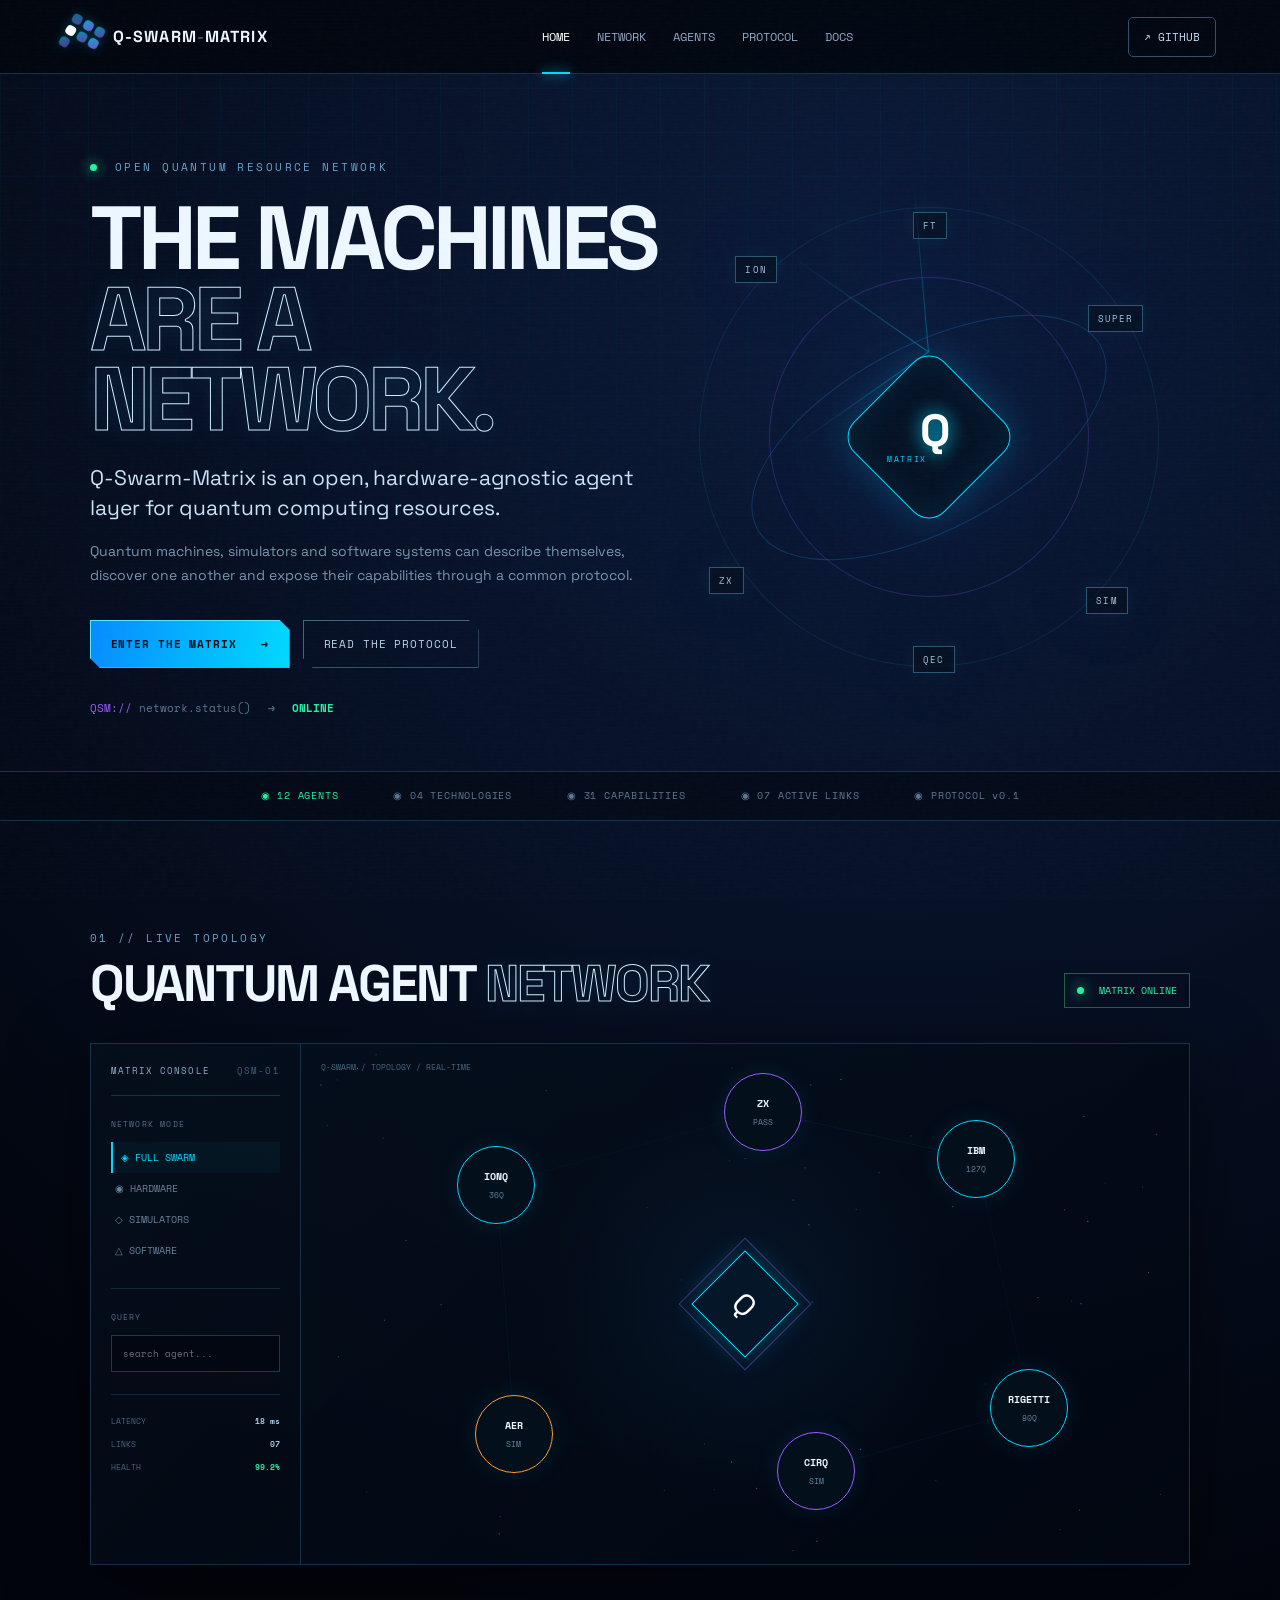
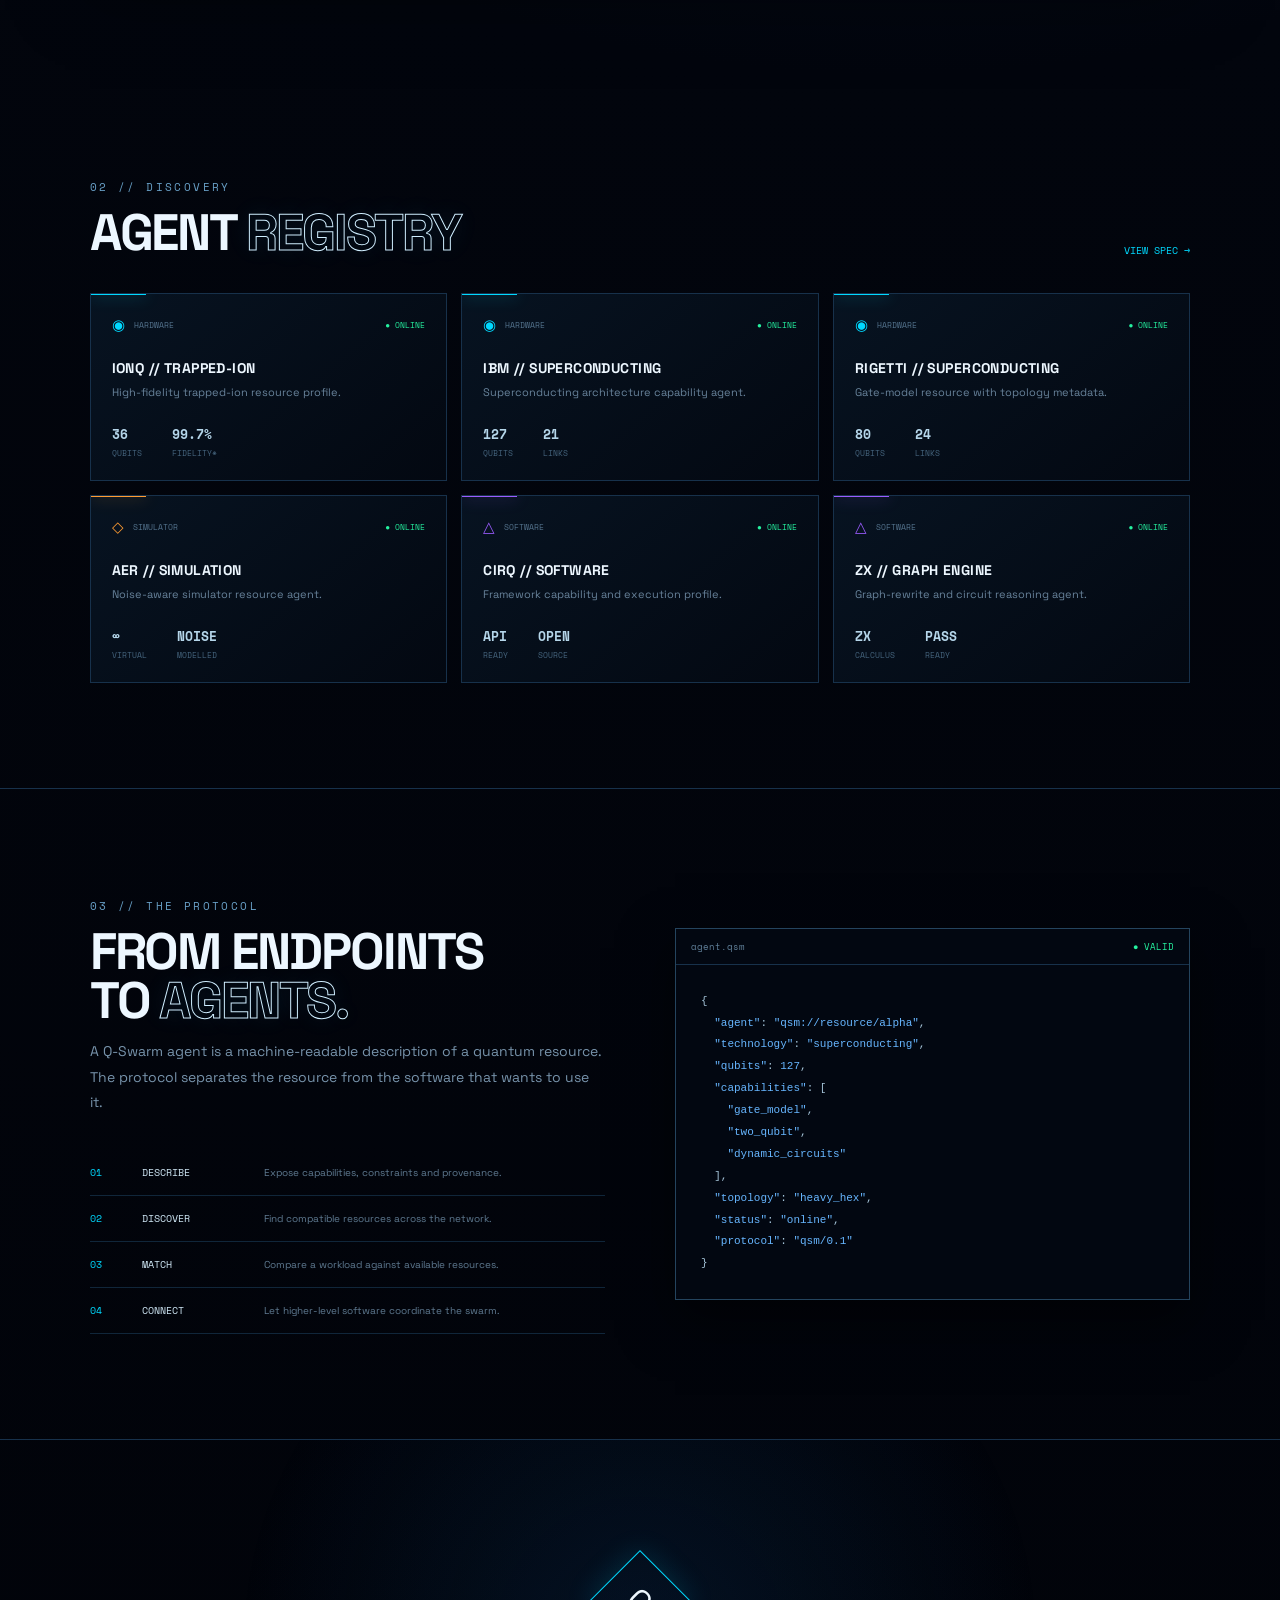
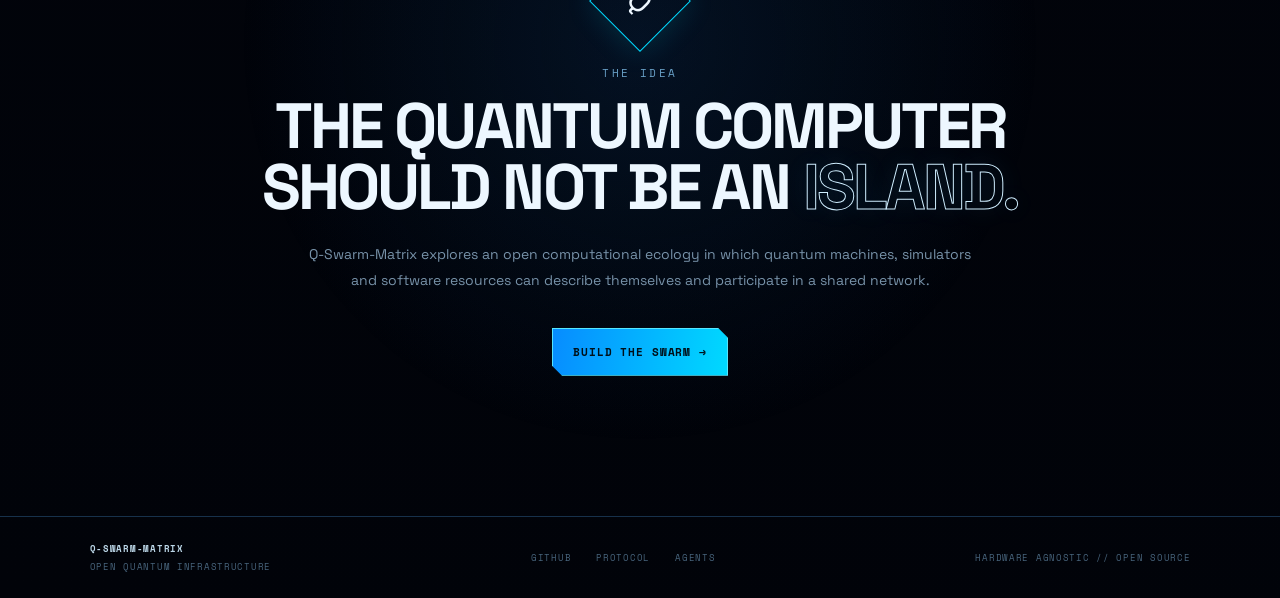
<file: index.html>
<!doctype html>
<html lang="en">
<head>
  <meta charset="utf-8">
  <meta name="viewport" content="width=device-width, initial-scale=1">
  <meta name="description" content="Q-Swarm-Matrix — an open, hardware-agnostic agent network for quantum computing resources.">
  <title>Q-Swarm-Matrix // Quantum Agent Network</title>
  <link rel="preconnect" href="https://fonts.googleapis.com">
  <link rel="preconnect" href="https://fonts.gstatic.com" crossorigin>
  <link href="https://fonts.googleapis.com/css2?family=Space+Grotesk:wght@400;500;600;700&family=Space+Mono:wght@400;700&display=swap" rel="stylesheet">
  <link rel="stylesheet" href="style.css">
</head>
<body>
  <div class="scanlines"></div>
  <div class="noise"></div>

  <header class="topbar">
    <a class="brand" href="#home" aria-label="Q-Swarm-Matrix home">
      <span class="brand-mark"><i></i><i></i><i></i><i></i><i></i><i></i><i></i></span>
      <span>Q-SWARM<span class="dim">-</span>MATRIX</span>
    </a>
    <nav>
      <a class="active" href="#home">HOME</a>
      <a href="#network">NETWORK</a>
      <a href="#agents">AGENTS</a>
      <a href="#protocol">PROTOCOL</a>
      <a href="#docs">DOCS</a>
    </nav>
    <a class="github" href="https://github.com/RexRowan/Q-Swarm" target="_blank" rel="noreferrer">↗ GITHUB</a>
  </header>

  <main id="home">
    <section class="hero">
      <div class="hero-copy">
        <div class="eyebrow"><span class="pulse"></span> OPEN QUANTUM RESOURCE NETWORK</div>
        <h1>THE MACHINES<br><em>ARE A NETWORK.</em></h1>
        <p class="lead">Q-Swarm-Matrix is an open, hardware-agnostic agent layer for quantum computing resources.</p>
        <p class="sub">Quantum machines, simulators and software systems can describe themselves, discover one another and expose their capabilities through a common protocol.</p>
        <div class="actions">
          <a class="button primary" href="#network">ENTER THE MATRIX <span>→</span></a>
          <a class="button ghost" href="#protocol">READ THE PROTOCOL</a>
        </div>
        <div class="terminal-line"><span>QSM://</span> network.status() <b>→</b> <strong>ONLINE</strong></div>
      </div>

      <div class="hero-orbit" aria-hidden="true">
        <div class="orbit o1"></div><div class="orbit o2"></div><div class="orbit o3"></div>
        <div class="core"><span class="core-symbol">Q</span><span>MATRIX</span></div>
        <span class="node n1">ION</span><span class="node n2">SUPER</span><span class="node n3">SIM</span>
        <span class="node n4">ZX</span><span class="node n5">FT</span><span class="node n6">QEC</span>
        <span class="beam b1"></span><span class="beam b2"></span><span class="beam b3"></span>
      </div>
    </section>

    <section class="ticker" aria-label="Network status">
      <span>◉ 12 AGENTS</span><span>◉ 04 TECHNOLOGIES</span><span>◉ 31 CAPABILITIES</span><span>◉ 07 ACTIVE LINKS</span><span>◉ PROTOCOL v0.1</span>
    </section>

    <section id="network" class="section network-section">
      <div class="section-head">
        <div><span class="eyebrow">01 // LIVE TOPOLOGY</span><h2>QUANTUM AGENT <em>NETWORK</em></h2></div>
        <div class="status"><span class="pulse"></span> MATRIX ONLINE</div>
      </div>

      <div class="network-grid">
        <aside class="console">
          <div class="console-title">MATRIX CONSOLE <span>QSM-01</span></div>
          <div class="console-group">
            <label>NETWORK MODE</label>
            <button class="console-btn selected" data-filter="all">◈ FULL SWARM</button>
            <button class="console-btn" data-filter="hardware">◉ HARDWARE</button>
            <button class="console-btn" data-filter="simulator">◇ SIMULATORS</button>
            <button class="console-btn" data-filter="software">△ SOFTWARE</button>
          </div>
          <div class="console-group">
            <label>QUERY</label>
            <input id="agentSearch" type="search" placeholder="search agent...">
          </div>
          <div class="console-readout">
            <span>LATENCY</span><b>18 ms</b>
            <span>LINKS</span><b>07</b>
            <span>HEALTH</span><b class="good">99.2%</b>
          </div>
        </aside>

        <div class="matrix-map" id="matrixMap">
          <canvas id="networkCanvas"></canvas>
          <div class="map-label">Q-SWARM / TOPOLOGY / REAL-TIME</div>
          <div class="map-core">Q</div>
          <div class="map-node hardware" data-name="IONQ" style="--x:22%;--y:27%"><span>IONQ</span><b>36Q</b></div>
          <div class="map-node hardware" data-name="IBM" style="--x:76%;--y:22%"><span>IBM</span><b>127Q</b></div>
          <div class="map-node hardware" data-name="RIGETTI" style="--x:82%;--y:70%"><span>RIGETTI</span><b>80Q</b></div>
          <div class="map-node simulator" data-name="AER" style="--x:24%;--y:75%"><span>AER</span><b>SIM</b></div>
          <div class="map-node software" data-name="CIRQ" style="--x:58%;--y:82%"><span>CIRQ</span><b>SIM</b></div>
          <div class="map-node software" data-name="ZX" style="--x:52%;--y:13%"><span>ZX</span><b>PASS</b></div>
        </div>
      </div>
    </section>

    <section id="agents" class="section">
      <div class="section-head">
        <div><span class="eyebrow">02 // DISCOVERY</span><h2>AGENT <em>REGISTRY</em></h2></div>
        <a class="text-link" href="#protocol">VIEW SPEC →</a>
      </div>
      <div class="agent-grid">
        <article class="agent-card hardware" data-agent="ionq">
          <div class="card-top"><span class="glyph">◉</span><span class="tag">HARDWARE</span><span class="online">● ONLINE</span></div>
          <h3>IONQ // TRAPPED-ION</h3><p>High-fidelity trapped-ion resource profile.</p>
          <div class="metrics"><span><b>36</b> QUBITS</span><span><b>99.7%</b> FIDELITY*</span></div>
        </article>
        <article class="agent-card hardware" data-agent="ibm">
          <div class="card-top"><span class="glyph">◉</span><span class="tag">HARDWARE</span><span class="online">● ONLINE</span></div>
          <h3>IBM // SUPERCONDUCTING</h3><p>Superconducting architecture capability agent.</p>
          <div class="metrics"><span><b>127</b> QUBITS</span><span><b>21</b> LINKS</span></div>
        </article>
        <article class="agent-card hardware" data-agent="rigetti">
          <div class="card-top"><span class="glyph">◉</span><span class="tag">HARDWARE</span><span class="online">● ONLINE</span></div>
          <h3>RIGETTI // SUPERCONDUCTING</h3><p>Gate-model resource with topology metadata.</p>
          <div class="metrics"><span><b>80</b> QUBITS</span><span><b>24</b> LINKS</span></div>
        </article>
        <article class="agent-card simulator" data-agent="aer">
          <div class="card-top"><span class="glyph">◇</span><span class="tag">SIMULATOR</span><span class="online">● ONLINE</span></div>
          <h3>AER // SIMULATION</h3><p>Noise-aware simulator resource agent.</p>
          <div class="metrics"><span><b>∞</b> VIRTUAL</span><span><b>NOISE</b> MODELLED</span></div>
        </article>
        <article class="agent-card software" data-agent="cirq">
          <div class="card-top"><span class="glyph">△</span><span class="tag">SOFTWARE</span><span class="online">● ONLINE</span></div>
          <h3>CIRQ // SOFTWARE</h3><p>Framework capability and execution profile.</p>
          <div class="metrics"><span><b>API</b> READY</span><span><b>OPEN</b> SOURCE</span></div>
        </article>
        <article class="agent-card software" data-agent="zx">
          <div class="card-top"><span class="glyph">△</span><span class="tag">SOFTWARE</span><span class="online">● ONLINE</span></div>
          <h3>ZX // GRAPH ENGINE</h3><p>Graph-rewrite and circuit reasoning agent.</p>
          <div class="metrics"><span><b>ZX</b> CALCULUS</span><span><b>PASS</b> READY</span></div>
        </article>
      </div>
    </section>

    <section id="protocol" class="section protocol">
      <div class="protocol-copy">
        <span class="eyebrow">03 // THE PROTOCOL</span>
        <h2>FROM ENDPOINTS<br>TO <em>AGENTS.</em></h2>
        <p>A Q-Swarm agent is a machine-readable description of a quantum resource. The protocol separates the resource from the software that wants to use it.</p>
        <div class="protocol-list">
          <div><b>01</b><span>DESCRIBE</span><small>Expose capabilities, constraints and provenance.</small></div>
          <div><b>02</b><span>DISCOVER</span><small>Find compatible resources across the network.</small></div>
          <div><b>03</b><span>MATCH</span><small>Compare a workload against available resources.</small></div>
          <div><b>04</b><span>CONNECT</span><small>Let higher-level software coordinate the swarm.</small></div>
        </div>
      </div>
      <div class="code-panel">
        <div class="code-head"><span>agent.qsm</span><span>● VALID</span></div>
        <pre><code>{
  <span>"agent"</span>: <span>"qsm://resource/alpha"</span>,
  <span>"technology"</span>: <span>"superconducting"</span>,
  <span>"qubits"</span>: <span>127</span>,
  <span>"capabilities"</span>: [
    <span>"gate_model"</span>,
    <span>"two_qubit"</span>,
    <span>"dynamic_circuits"</span>
  ],
  <span>"topology"</span>: <span>"heavy_hex"</span>,
  <span>"status"</span>: <span>"online"</span>,
  <span>"protocol"</span>: <span>"qsm/0.1"</span>
}</code></pre>
      </div>
    </section>

    <section class="manifesto">
      <div class="manifesto-mark">Q</div>
      <p class="eyebrow">THE IDEA</p>
      <h2>THE QUANTUM COMPUTER<br>SHOULD NOT BE AN <em>ISLAND.</em></h2>
      <p>Q-Swarm-Matrix explores an open computational ecology in which quantum machines, simulators and software resources can describe themselves and participate in a shared network.</p>
      <a class="button primary" href="https://github.com/RexRowan/Q-Swarm" target="_blank" rel="noreferrer">BUILD THE SWARM →</a>
    </section>
  </main>

  <footer id="docs">
    <div><strong>Q-SWARM-MATRIX</strong><span>OPEN QUANTUM INFRASTRUCTURE</span></div>
    <div class="footer-links"><a href="https://github.com/RexRowan/Q-Swarm" target="_blank" rel="noreferrer">GITHUB</a><a href="#protocol">PROTOCOL</a><a href="#agents">AGENTS</a></div>
    <div>HARDWARE AGNOSTIC // OPEN SOURCE</div>
  </footer>

  <script src="script.js"></script>
</body>
</html>
</file>
<file: style.css>
:root{
  --bg:#02050d;--panel:#07101d;--line:#17314b;--text:#edf7ff;--muted:#7690aa;
  --cyan:#00d9ff;--blue:#4b70ff;--violet:#9b5cff;--green:#25f2a0;--orange:#ff9b32;
}
*{box-sizing:border-box}html{scroll-behavior:smooth}body{margin:0;background:radial-gradient(circle at 70% 8%,#0b1b3b 0,#02050d 38%,#010309 100%);color:var(--text);font-family:"Space Grotesk",sans-serif;overflow-x:hidden}
body:before{content:"";position:fixed;inset:0;background-image:linear-gradient(rgba(0,217,255,.035) 1px,transparent 1px),linear-gradient(90deg,rgba(0,217,255,.035) 1px,transparent 1px);background-size:44px 44px;pointer-events:none;mask-image:linear-gradient(to bottom,#000,transparent 90%);z-index:-2}
.scanlines{position:fixed;inset:0;pointer-events:none;z-index:20;background:repeating-linear-gradient(to bottom,transparent 0,transparent 3px,rgba(255,255,255,.012) 4px);mix-blend-mode:screen}.noise{position:fixed;inset:0;opacity:.035;pointer-events:none;z-index:21;background-image:url("data:image/svg+xml,%3Csvg viewBox='0 0 180 180' xmlns='http://www.w3.org/2000/svg'%3E%3Cfilter id='n'%3E%3CfeTurbulence type='fractalNoise' baseFrequency='.8' numOctaves='3' stitchTiles='stitch'/%3E%3C/filter%3E%3Crect width='100%25' height='100%25' filter='url(%23n)' opacity='.5'/%3E%3C/svg%3E")}
a{color:inherit;text-decoration:none}.topbar{height:74px;border-bottom:1px solid var(--line);display:flex;align-items:center;padding:0 5vw;gap:42px;position:sticky;top:0;background:rgba(2,5,13,.82);backdrop-filter:blur(18px);z-index:15}.brand{display:flex;align-items:center;gap:13px;font-weight:700;letter-spacing:.07em;white-space:nowrap}.dim{color:#40536b}
.brand-mark{width:36px;height:36px;display:grid;grid-template-columns:repeat(3,1fr);gap:3px;transform:rotate(30deg)}.brand-mark i{background:linear-gradient(135deg,var(--cyan),var(--violet));border-radius:4px;box-shadow:0 0 12px rgba(0,217,255,.35)}.brand-mark i:nth-child(1),.brand-mark i:nth-child(7){opacity:.55}.brand-mark i:nth-child(2),.brand-mark i:nth-child(6){opacity:.8}.brand-mark i:nth-child(3),.brand-mark i:nth-child(5){opacity:.65}.brand-mark i:nth-child(4){background:#fff}
nav{display:flex;gap:27px;margin:auto;font:12px "Space Mono",monospace;color:#8ea7c1}nav a{padding:28px 0;position:relative}nav a:hover,nav a.active{color:#fff}nav a.active:after{content:"";position:absolute;left:0;right:0;bottom:-1px;height:2px;background:var(--cyan);box-shadow:0 0 12px var(--cyan)}.github{font:11px "Space Mono",monospace;border:1px solid #31506b;border-radius:5px;padding:11px 15px;color:#c8def2}.github:hover{border-color:var(--cyan);box-shadow:0 0 18px #00d9ff20}
.hero{min-height:640px;padding:85px 7vw 55px;display:grid;grid-template-columns:1.05fr .95fr;align-items:center;position:relative}.eyebrow{font:11px "Space Mono",monospace;letter-spacing:.22em;color:#69a1c8}.pulse{display:inline-block;width:7px;height:7px;border-radius:50%;background:var(--green);box-shadow:0 0 13px var(--green);margin-right:9px;animation:pulse 1.8s infinite}@keyframes pulse{50%{opacity:.35;box-shadow:0 0 4px var(--green)}}
h1{font-size:clamp(48px,7vw,96px);line-height:.9;letter-spacing:-.055em;margin:23px 0}.hero h1 em,h2 em,.manifesto h2 em{font-style:normal;color:transparent;-webkit-text-stroke:1px #cfeeff;text-shadow:0 0 25px #42baff18}.lead{font-size:21px;line-height:1.45;max-width:660px;color:#c9e2f5;margin-bottom:15px}.sub{font-size:14px;line-height:1.75;max-width:630px;color:#7894ad}.actions{display:flex;gap:13px;margin:32px 0}.button{display:inline-flex;align-items:center;gap:24px;padding:15px 20px;font:11px "Space Mono",monospace;letter-spacing:.08em;border:1px solid var(--cyan);clip-path:polygon(0 0,calc(100% - 10px) 0,100% 10px,100% 100%,10px 100%,0 calc(100% - 10px));transition:.2s}.button.primary{background:linear-gradient(100deg,#078cff,#00d9ff);color:#00101a;border-color:#56e7ff;font-weight:bold;box-shadow:0 0 28px #00d9ff24}.button.primary:hover{transform:translateY(-2px);box-shadow:0 0 38px #00d9ff48}.button.ghost{border-color:#45637d;color:#b8d3e9}.button.ghost:hover{border-color:#9b5cff;color:white}.terminal-line{font:11px "Space Mono",monospace;color:#57758e}.terminal-line span{color:var(--violet)}.terminal-line b{margin:0 10px;color:#506b84}.terminal-line strong{color:var(--green)}
.hero-orbit{height:490px;position:relative;display:flex;align-items:center;justify-content:center;filter:drop-shadow(0 0 45px #005cff18)}.orbit{position:absolute;border:1px solid #168bdc45;border-radius:50%;transform:rotate(-28deg)}.o1{width:390px;height:185px}.o2{width:320px;height:320px;border-color:#8d52ff40;transform:rotate(55deg)}.o3{width:460px;height:460px;border-color:#00d9ff18;transform:rotate(8deg)}.core{width:128px;height:128px;border:1px solid var(--cyan);border-radius:22px;transform:rotate(45deg);display:flex;align-items:center;justify-content:center;flex-direction:column;box-shadow:0 0 35px #00d9ff32,inset 0 0 35px #00d9ff14;background:#061326}.core-symbol{font-size:45px;font-weight:700;transform:rotate(-45deg);color:white;text-shadow:0 0 18px var(--cyan)}.core span:last-child{font:8px "Space Mono";letter-spacing:.2em;transform:rotate(-45deg);margin-top:5px;color:var(--cyan)}.node{position:absolute;font:9px "Space Mono";letter-spacing:.12em;color:#a6c4df;padding:6px 9px;border:1px solid #2c5574;background:#06101d99;box-shadow:0 0 15px #00d9ff10}.n1{top:13%;left:13%}.n2{top:23%;right:9%}.n3{bottom:14%;right:12%}.n4{bottom:18%;left:8%}.n5{top:4%;left:47%}.n6{bottom:2%;left:47%}.beam{position:absolute;width:1px;height:170px;background:linear-gradient(var(--cyan),transparent);opacity:.35;transform-origin:top}.b1{transform:rotate(55deg)}.b2{transform:rotate(125deg)}.b3{transform:rotate(175deg)}
.ticker{border-top:1px solid var(--line);border-bottom:1px solid var(--line);height:50px;display:flex;align-items:center;justify-content:center;gap:55px;color:#5e7892;font:10px "Space Mono";letter-spacing:.08em;background:#030914aa}.ticker span:first-child{color:var(--green)}
.section{padding:105px 7vw}.section-head{display:flex;align-items:end;justify-content:space-between;margin-bottom:35px}.section h2{font-size:clamp(34px,4vw,60px);line-height:.95;margin:13px 0 0;letter-spacing:-.04em}.status{font:10px "Space Mono";color:var(--green);border:1px solid #1e604b;padding:9px 12px}.text-link{font:10px "Space Mono";color:var(--cyan)}
.network-grid{display:grid;grid-template-columns:210px 1fr;min-height:520px;border:1px solid var(--line);background:linear-gradient(135deg,#06111eaa,#020712cc);box-shadow:0 20px 70px #0008}.console{border-right:1px solid var(--line);padding:20px}.console-title{font:9px "Space Mono";letter-spacing:.12em;color:#8fb0c9;padding-bottom:18px;border-bottom:1px solid var(--line)}.console-title span{float:right;color:#3f607b}.console-group{padding:22px 0;border-bottom:1px solid #11263a}.console-group label{display:block;font:8px "Space Mono";letter-spacing:.15em;color:#52728d;margin-bottom:12px}.console-btn{display:block;width:100%;text-align:left;background:none;border:0;color:#66829b;padding:8px 4px;font:10px "Space Mono";cursor:pointer}.console-btn:hover,.console-btn.selected{color:var(--cyan);background:#00d9ff0a}.console-btn.selected{border-left:2px solid var(--cyan);padding-left:8px}input{width:100%;background:#020711;border:1px solid #1b3850;padding:11px;color:#b9d9ef;font:9px "Space Mono";outline:none}input:focus{border-color:var(--cyan)}.console-readout{display:grid;grid-template-columns:1fr 1fr;gap:11px;padding-top:20px;font:8px "Space Mono";color:#46657d}.console-readout b{text-align:right;color:#a8c6dd}.console-readout .good{color:var(--green)}
.matrix-map{position:relative;overflow:hidden;min-height:520px;background:radial-gradient(circle at 50% 50%,#0b2a4a55,transparent 40%)}#networkCanvas{position:absolute;inset:0;width:100%;height:100%}.map-label{position:absolute;top:17px;left:20px;font:8px "Space Mono";color:#476982}.map-core{position:absolute;left:50%;top:50%;transform:translate(-50%,-50%) rotate(45deg);width:76px;height:76px;border:1px solid var(--cyan);display:flex;align-items:center;justify-content:center;color:white;font-size:30px;box-shadow:0 0 28px #00d9ff40;background:#061629}.map-core:after{content:"";position:absolute;inset:-10px;border:1px solid #9b5cff66;animation:spin 9s linear infinite}@keyframes spin{to{transform:rotate(360deg)}}.map-node{position:absolute;left:var(--x);top:var(--y);transform:translate(-50%,-50%);width:78px;height:78px;border:1px solid #208fc3;border-radius:50%;display:flex;align-items:center;justify-content:center;flex-direction:column;background:#04101ce8;box-shadow:0 0 24px #00d9ff18;transition:.25s;cursor:pointer}.map-node:hover{transform:translate(-50%,-50%) scale(1.15);box-shadow:0 0 35px #00d9ff44}.map-node span{font:bold 10px "Space Mono"}.map-node b{font:8px "Space Mono";color:#6385a0;margin-top:5px}.map-node.simulator{border-color:#ff9b32}.map-node.software{border-color:#9b5cff}.map-node.hardware{border-color:#00d9ff}
.agent-grid{display:grid;grid-template-columns:repeat(3,1fr);gap:14px}.agent-card{border:1px solid var(--line);background:linear-gradient(140deg,#071321,#030811);padding:21px;min-height:180px;transition:.2s;position:relative;overflow:hidden}.agent-card:before{content:"";position:absolute;top:0;left:0;width:55px;height:1px;background:var(--cyan);box-shadow:0 0 15px var(--cyan)}.agent-card.simulator:before{background:var(--orange);box-shadow:0 0 15px var(--orange)}.agent-card.software:before{background:var(--violet);box-shadow:0 0 15px var(--violet)}.agent-card:hover{transform:translateY(-4px);border-color:#315674}.card-top{display:flex;align-items:center;gap:9px}.glyph{font-size:15px;color:var(--cyan)}.simulator .glyph{color:var(--orange)}.software .glyph{color:var(--violet)}.tag,.online{font:8px "Space Mono";color:#54738d}.online{margin-left:auto;color:var(--green)}.agent-card h3{font-size:14px;letter-spacing:.03em;margin:25px 0 8px}.agent-card p{font-size:11px;color:#68839b;margin:0 0 25px}.metrics{display:flex;gap:30px;font:8px "Space Mono";color:#45647d}.metrics b{display:block;color:#b5d6ea;font-size:13px;margin-bottom:3px}
.protocol{display:grid;grid-template-columns:1fr 1fr;gap:70px;align-items:center;border-top:1px solid var(--line)}.protocol-copy>p{max-width:580px;color:#7793ab;line-height:1.8;font-size:14px}.protocol-list{margin-top:35px}.protocol-list div{display:grid;grid-template-columns:40px 110px 1fr;gap:12px;align-items:center;padding:15px 0;border-bottom:1px solid #10263a}.protocol-list b{font:10px "Space Mono";color:var(--cyan)}.protocol-list span{font:10px "Space Mono";color:#d0e8f6}.protocol-list small{color:#5f7a91;font-size:10px}.code-panel{border:1px solid #24445e;background:#020711;box-shadow:0 20px 50px #0008}.code-head{padding:11px 15px;border-bottom:1px solid #17314b;display:flex;justify-content:space-between;font:9px "Space Mono";color:#63839d}.code-head span:last-child{color:var(--green)}pre{padding:25px;margin:0;overflow:auto;font:11px/1.9 "Space Mono";color:#a4c3d8}code span{color:#67b6ff}.manifesto{padding:125px 7vw 140px;text-align:center;border-top:1px solid var(--line);background:radial-gradient(circle at 50% 30%,#09284a66,transparent 50%)}.manifesto-mark{margin:auto auto 28px;width:72px;height:72px;border:1px solid var(--cyan);display:grid;place-items:center;font-size:31px;box-shadow:0 0 30px #00d9ff28;transform:rotate(45deg)}.manifesto-mark::first-letter{transform:rotate(-45deg)}.manifesto h2{font-size:clamp(35px,5vw,68px);line-height:.95;letter-spacing:-.045em;margin:15px}.manifesto>p:not(.eyebrow){max-width:690px;margin:25px auto 35px;color:#7792a9;line-height:1.8;font-size:14px}
footer{border-top:1px solid var(--line);padding:25px 7vw;display:flex;align-items:center;justify-content:space-between;color:#48657d;font:9px "Space Mono";letter-spacing:.08em}footer strong{display:block;color:#bcd7e8;margin-bottom:5px}.footer-links{display:flex;gap:25px}.footer-links a:hover{color:var(--cyan)}
@media(max-width:900px){nav{display:none}.hero{grid-template-columns:1fr;padding-top:60px}.hero-orbit{height:400px}.network-grid{grid-template-columns:1fr}.console{border-right:0;border-bottom:1px solid var(--line)}.agent-grid{grid-template-columns:1fr 1fr}.protocol{grid-template-columns:1fr;gap:40px}.ticker{gap:20px;overflow:hidden;justify-content:flex-start;padding-left:20px;white-space:nowrap}.section{padding:75px 5vw}}
@media(max-width:600px){.topbar{padding:0 18px}.github{display:none}.hero{padding:55px 5vw 35px}.hero-orbit{height:320px;transform:scale(.78)}.actions{flex-direction:column;align-items:flex-start}.agent-grid{grid-template-columns:1fr}.section-head{align-items:flex-start;gap:20px;flex-direction:column}.map-node{width:62px;height:62px}.network-grid,.matrix-map{min-height:450px}footer{flex-direction:column;gap:20px;align-items:flex-start}}
</file>
